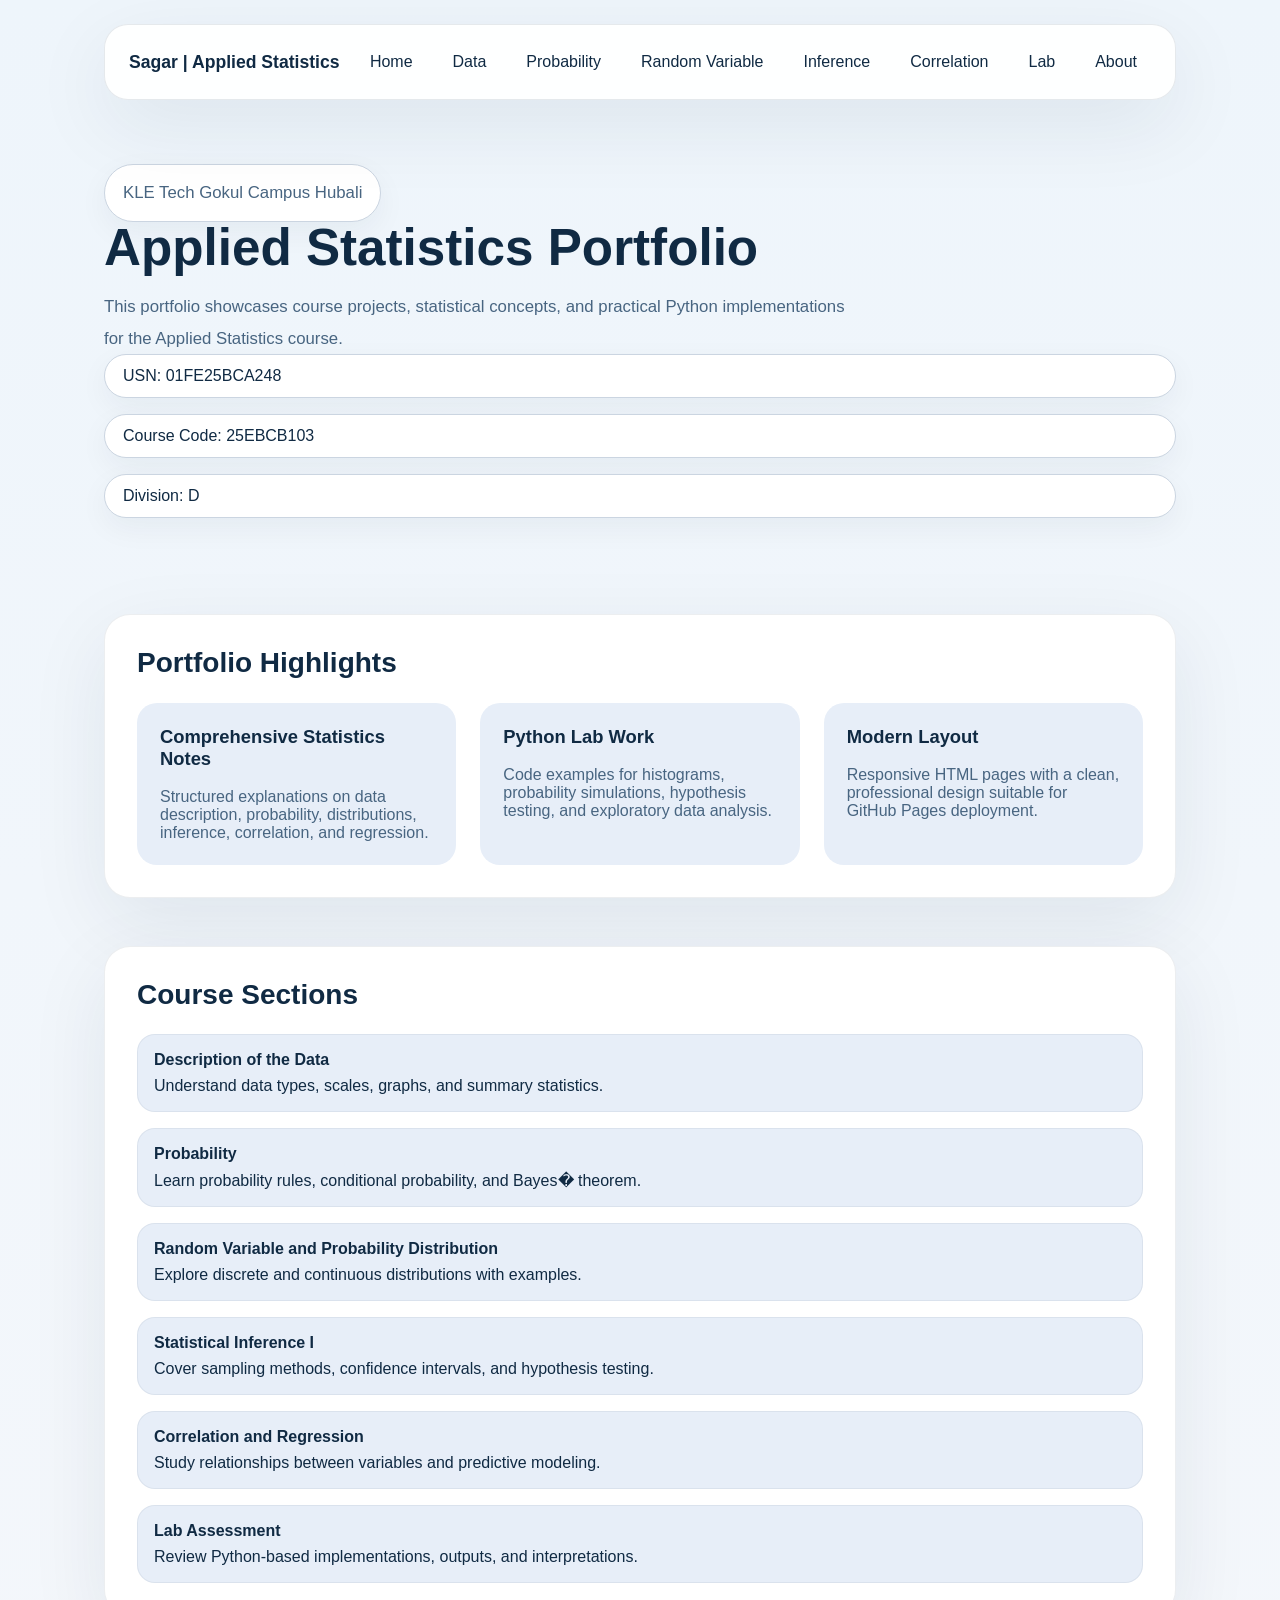
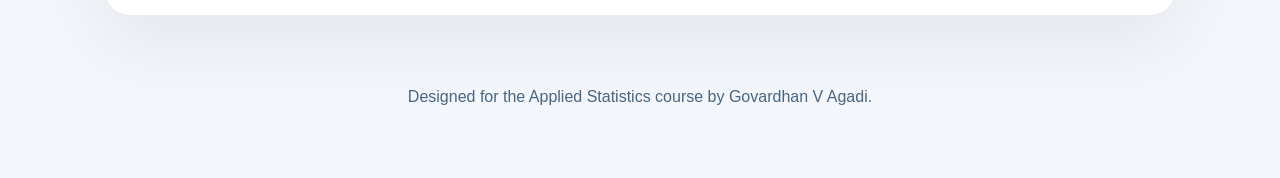
<file: index.html>
<!DOCTYPE html>
<html lang="en">
<head>
  <meta charset="UTF-8">
  <meta name="viewport" content="width=device-width, initial-scale=1.0">
  <title>Home | Sagar</title>
  <link rel="stylesheet" href="styles.css">
</head>
<body>
  <div class="page-shell">
    <header class="header">
      <div class="brand">Sagar | Applied Statistics</div>
      <nav class="nav-list">
        <a href="index.html">Home</a>
        <a href="data.html">Data</a>
        <a href="probability.html">Probability</a>
        <a href="random-variable.html">Random Variable</a>
        <a href="inference.html">Inference</a>
        <a href="correlation.html">Correlation</a>
        <a href="lab.html">Lab</a>
        <a href="about.html">About</a>
      </nav>
    </header>

    <main>
      <section class="hero">
        <div>
          <p class="meta-pill">KLE Tech Gokul Campus Hubali</p>
          <h1>Applied Statistics Portfolio</h1>
          <p>This portfolio showcases course projects, statistical concepts, and practical Python implementations for the Applied Statistics course.</p>
          <div class="hero-meta">
            <span class="meta-pill">USN: 01FE25BCA248</span>
            <span class="meta-pill">Course Code: 25EBCB103</span>
            <span class="meta-pill">Division: D</span>
          </div>
        </div>
      </section>

      <section class="section">
        <h2>Portfolio Highlights</h2>
        <div class="grid card-grid">
          <article class="card">
            <h3>Comprehensive Statistics Notes</h3>
            <p>Structured explanations on data description, probability, distributions, inference, correlation, and regression.</p>
          </article>
          <article class="card">
            <h3>Python Lab Work</h3>
            <p>Code examples for histograms, probability simulations, hypothesis testing, and exploratory data analysis.</p>
          </article>
          <article class="card">
            <h3>Modern Layout</h3>
            <p>Responsive HTML pages with a clean, professional design suitable for GitHub Pages deployment.</p>
          </article>
        </div>
      </section>

      <section class="section">
        <h2>Course Sections</h2>
        <ul class="section-list">
          <li><strong>Description of the Data</strong> Understand data types, scales, graphs, and summary statistics.</li>
          <li><strong>Probability</strong> Learn probability rules, conditional probability, and Bayes� theorem.</li>
          <li><strong>Random Variable and Probability Distribution</strong> Explore discrete and continuous distributions with examples.</li>
          <li><strong>Statistical Inference I</strong> Cover sampling methods, confidence intervals, and hypothesis testing.</li>
          <li><strong>Correlation and Regression</strong> Study relationships between variables and predictive modeling.</li>
          <li><strong>Lab Assessment</strong> Review Python-based implementations, outputs, and interpretations.</li>
        </ul>
      </section>
    </main>

    <footer class="footer">
      Designed for the Applied Statistics course by Govardhan V Agadi.
    </footer>
  </div>
</body>
</html>
</file>
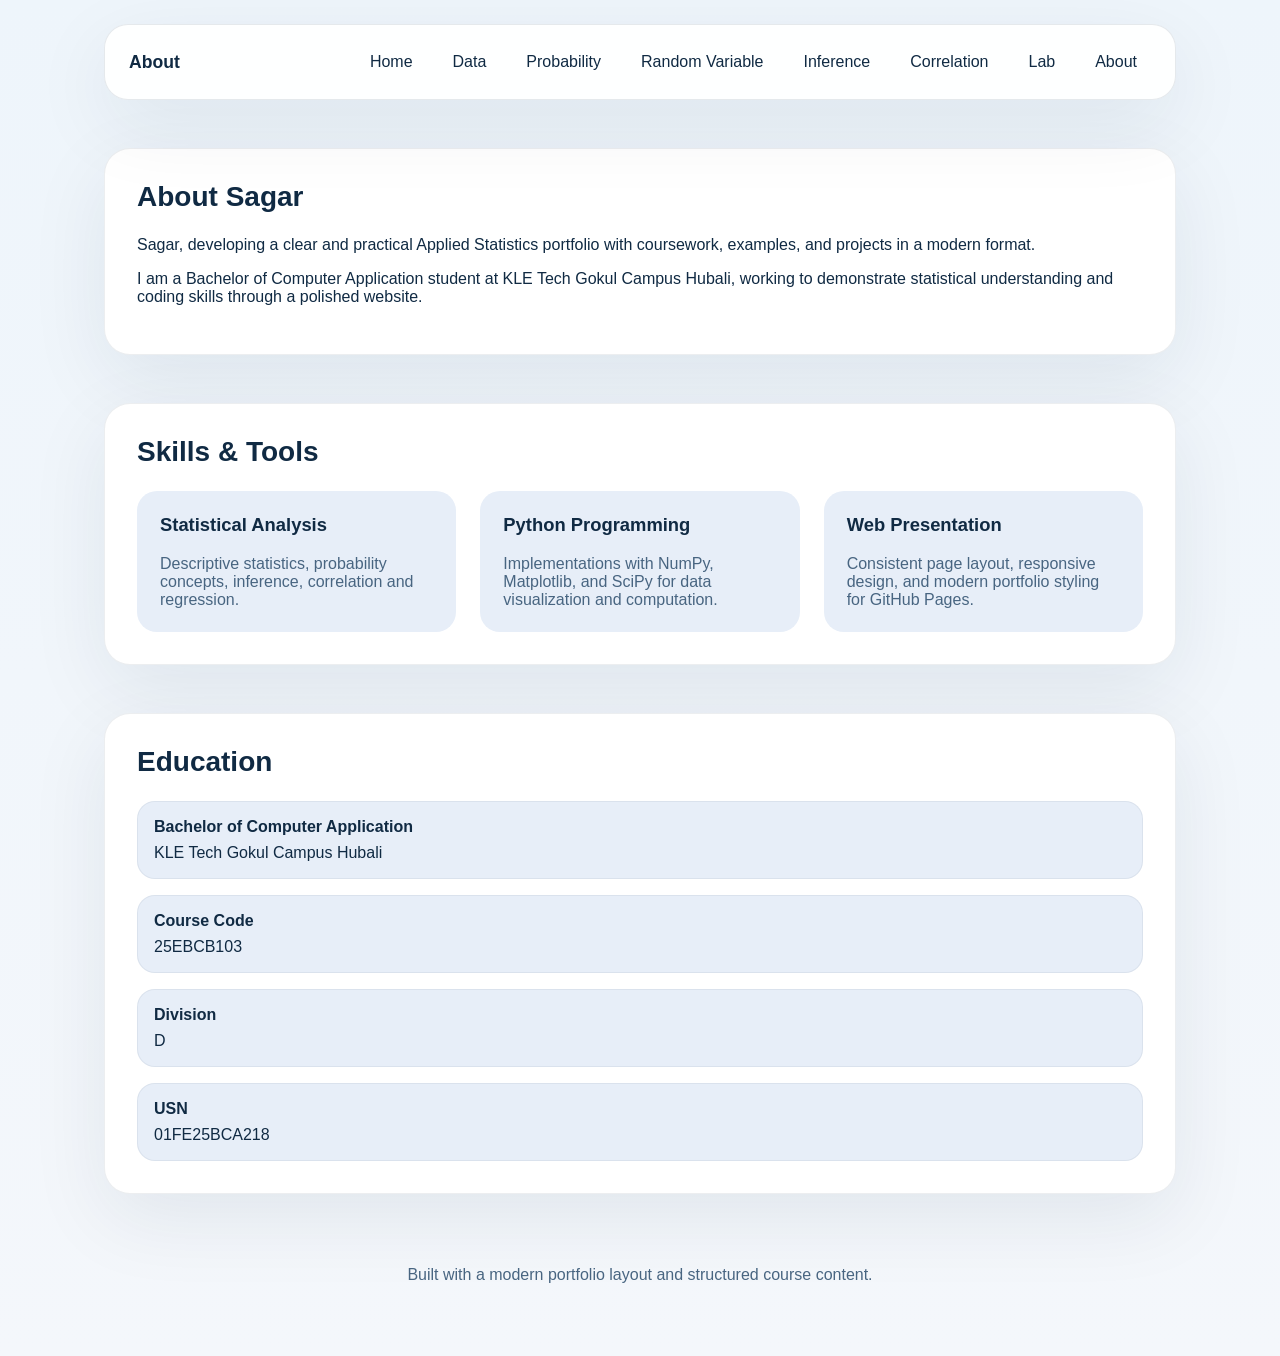
<file: about.html>
<!DOCTYPE html>
<html lang="en">
<head>
  <meta charset="UTF-8">
  <meta name="viewport" content="width=device-width, initial-scale=1.0">
  <title>About | Sagar</title>
  <link rel="stylesheet" href="styles.css">
</head>
<body>
  <div class="page-shell">
    <header class="header">
      <div class="brand">About</div>
      <nav class="nav-list">
        <a href="index.html">Home</a>
        <a href="data.html">Data</a>
        <a href="probability.html">Probability</a>
        <a href="random-variable.html">Random Variable</a>
        <a href="inference.html">Inference</a>
        <a href="correlation.html">Correlation</a>
        <a href="lab.html">Lab</a>
        <a href="about.html">About</a>
      </nav>
    </header>

    <main>
      <section class="section">
        <h2>About Sagar</h2>
        <p>Sagar, developing a clear and practical Applied Statistics portfolio with coursework, examples, and projects in a modern format.</p>
        <p>I am a Bachelor of Computer Application student at KLE Tech Gokul Campus Hubali, working to demonstrate statistical understanding and coding skills through a polished website.</p>
      </section>

      <section class="section">
        <h2>Skills & Tools</h2>
        <div class="grid card-grid">
          <article class="card">
            <h3>Statistical Analysis</h3>
            <p>Descriptive statistics, probability concepts, inference, correlation and regression.</p>
          </article>
          <article class="card">
            <h3>Python Programming</h3>
            <p>Implementations with NumPy, Matplotlib, and SciPy for data visualization and computation.</p>
          </article>
          <article class="card">
            <h3>Web Presentation</h3>
            <p>Consistent page layout, responsive design, and modern portfolio styling for GitHub Pages.</p>
          </article>
        </div>
      </section>

      <section class="section">
        <h2>Education</h2>
        <ul class="section-list">
          <li><strong>Bachelor of Computer Application</strong> KLE Tech Gokul Campus Hubali</li>
          <li><strong>Course Code</strong> 25EBCB103</li>
          <li><strong>Division</strong> D</li>
          <li><strong>USN</strong> 01FE25BCA218</li>
        </ul>
      </section>
    </main>

    <footer class="footer">
      Built with a modern portfolio layout and structured course content.
    </footer>
  </div>
</body>
</html>
</file>
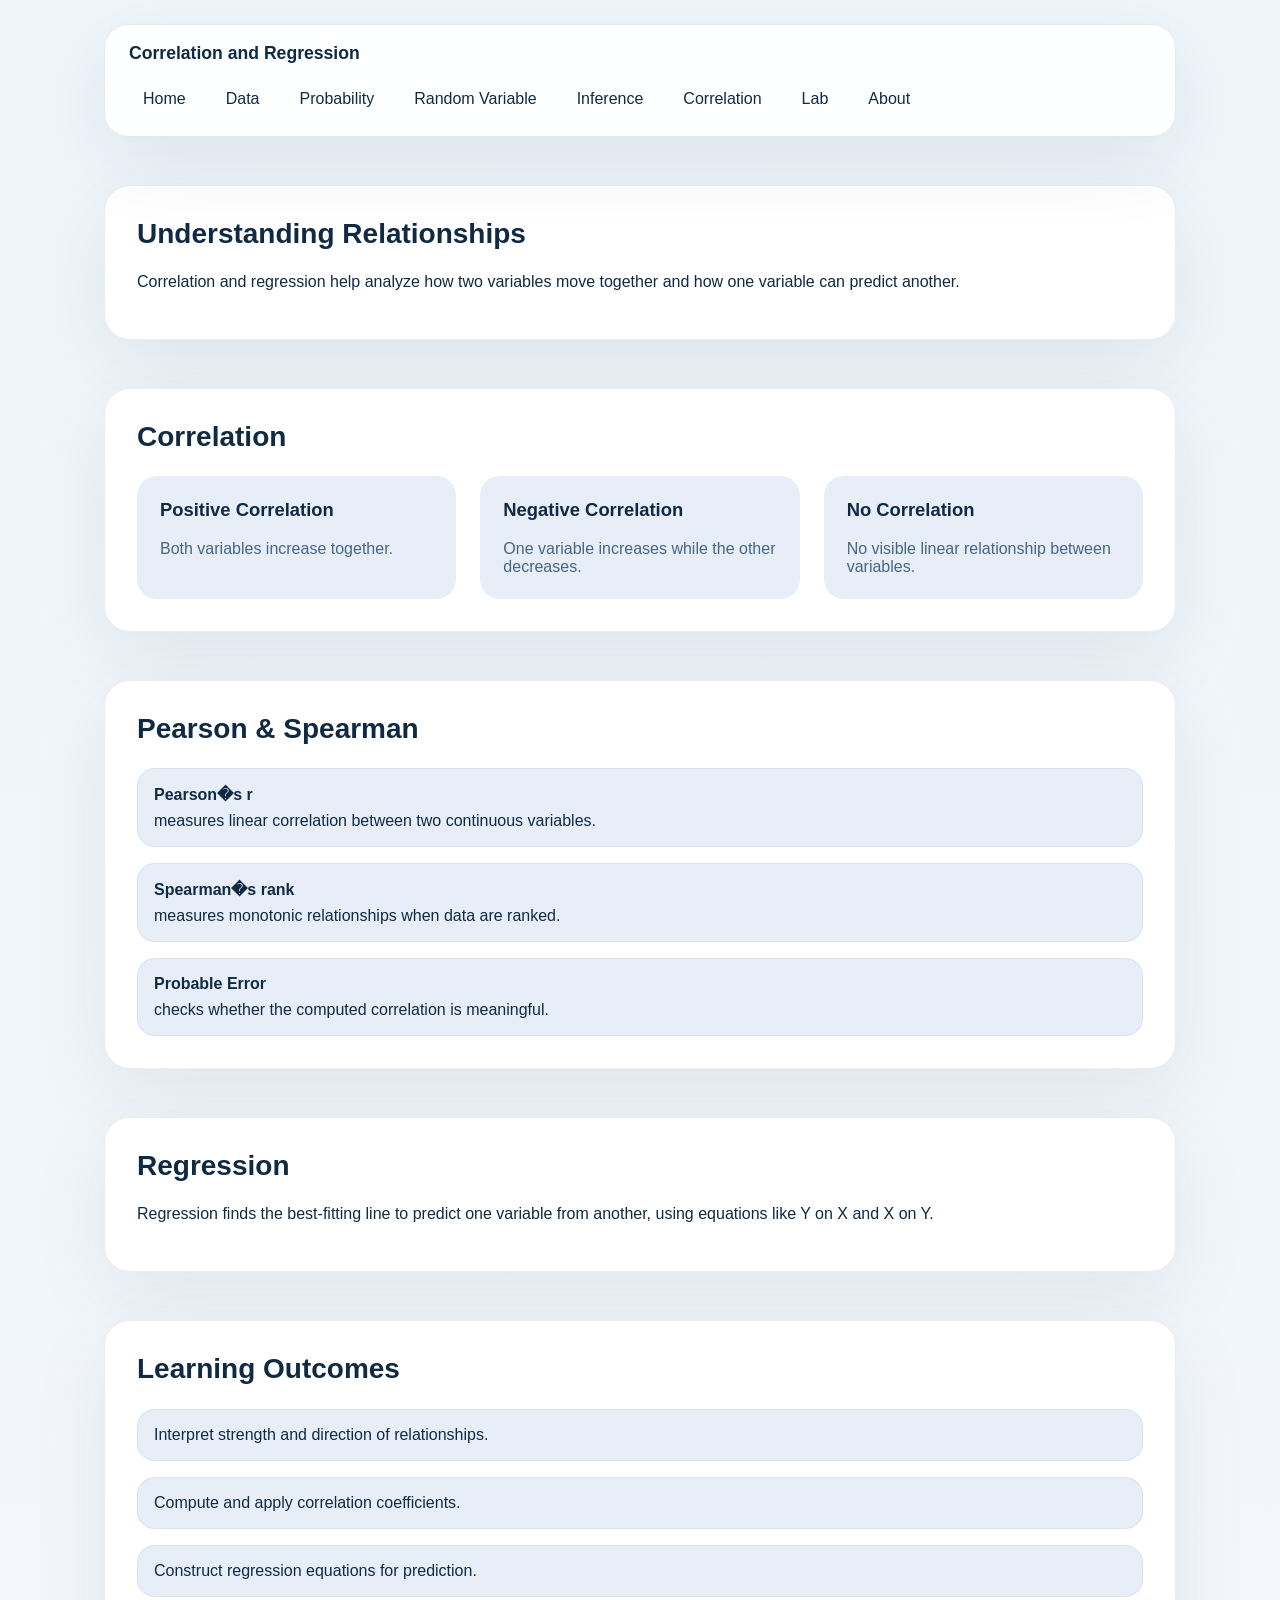
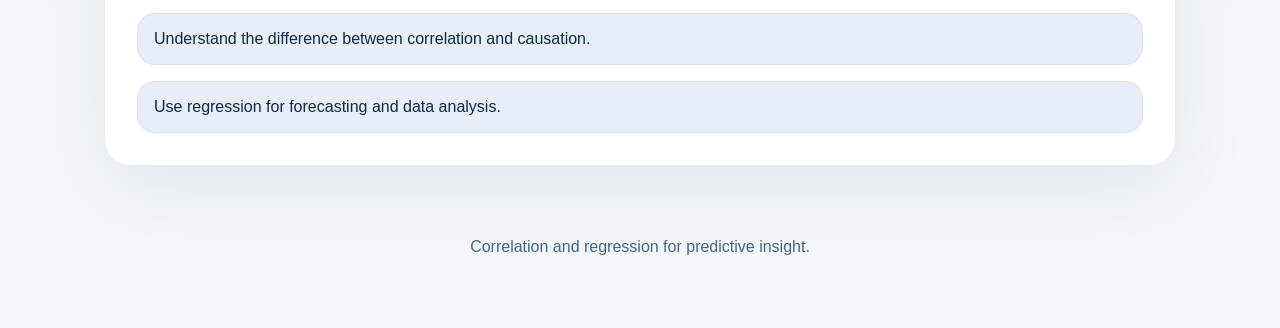
<file: correlation.html>
<!DOCTYPE html>
<html lang="en">
<head>
  <meta charset="UTF-8">
  <meta name="viewport" content="width=device-width, initial-scale=1.0">
  <title>Correlation and Regression | Govardhan V Agadi</title>
  <link rel="stylesheet" href="styles.css">
</head>
<body>
  <div class="page-shell">
    <header class="header">
      <div class="brand">Correlation and Regression</div>
      <nav class="nav-list">
        <a href="index.html">Home</a>
        <a href="data.html">Data</a>
        <a href="probability.html">Probability</a>
        <a href="random-variable.html">Random Variable</a>
        <a href="inference.html">Inference</a>
        <a href="correlation.html">Correlation</a>
        <a href="lab.html">Lab</a>
        <a href="about.html">About</a>
      </nav>
    </header>

    <main>
      <section class="section">
        <h2>Understanding Relationships</h2>
        <p>Correlation and regression help analyze how two variables move together and how one variable can predict another.</p>
      </section>

      <section class="section">
        <h2>Correlation</h2>
        <div class="grid card-grid">
          <article class="card">
            <h3>Positive Correlation</h3>
            <p>Both variables increase together.</p>
          </article>
          <article class="card">
            <h3>Negative Correlation</h3>
            <p>One variable increases while the other decreases.</p>
          </article>
          <article class="card">
            <h3>No Correlation</h3>
            <p>No visible linear relationship between variables.</p>
          </article>
        </div>
      </section>

      <section class="section">
        <h2>Pearson & Spearman</h2>
        <ul class="section-list">
          <li><strong>Pearson�s r</strong> measures linear correlation between two continuous variables.</li>
          <li><strong>Spearman�s rank</strong> measures monotonic relationships when data are ranked.</li>
          <li><strong>Probable Error</strong> checks whether the computed correlation is meaningful.</li>
        </ul>
      </section>

      <section class="section">
        <h2>Regression</h2>
        <p>Regression finds the best-fitting line to predict one variable from another, using equations like Y on X and X on Y.</p>
      </section>

      <section class="section">
        <h2>Learning Outcomes</h2>
        <ul class="section-list">
          <li>Interpret strength and direction of relationships.</li>
          <li>Compute and apply correlation coefficients.</li>
          <li>Construct regression equations for prediction.</li>
          <li>Understand the difference between correlation and causation.</li>
          <li>Use regression for forecasting and data analysis.</li>
        </ul>
      </section>
    </main>

    <footer class="footer">Correlation and regression for predictive insight.</footer>
  </div>
</body>
</html>
</file>
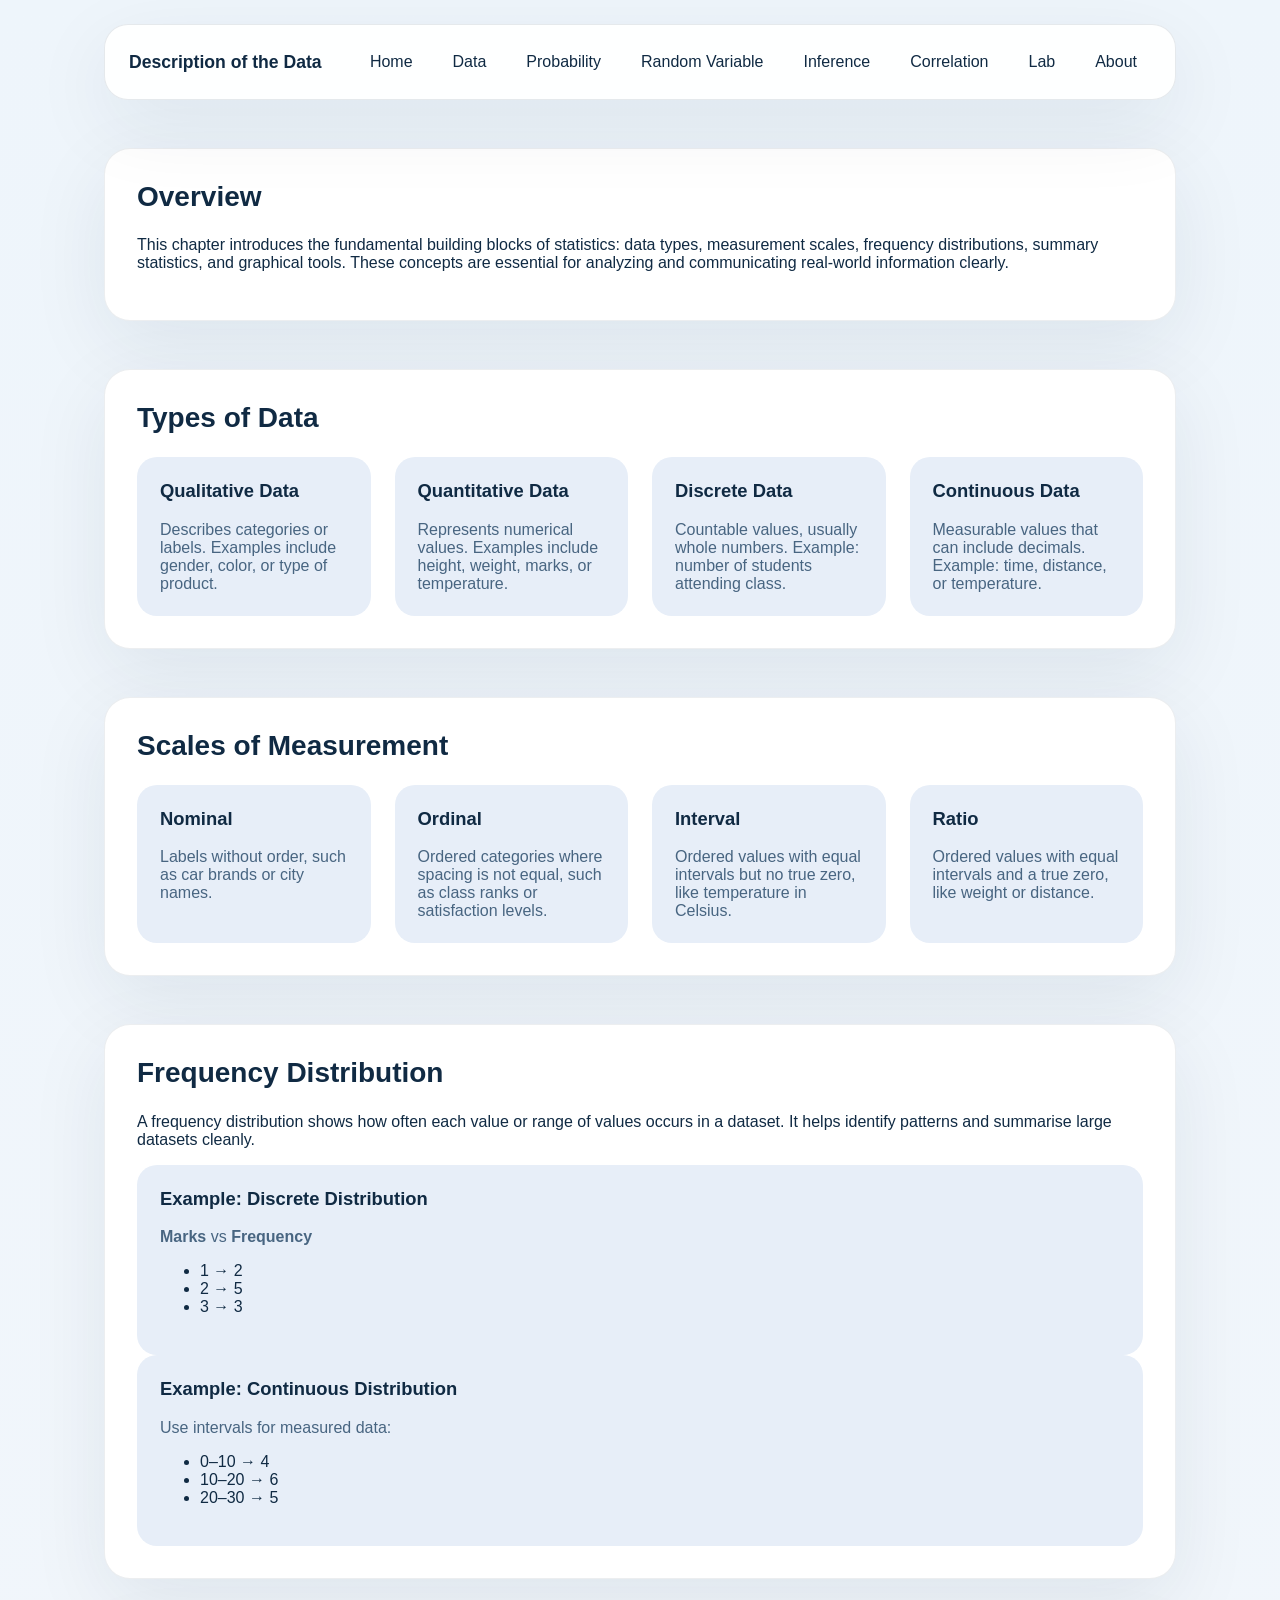
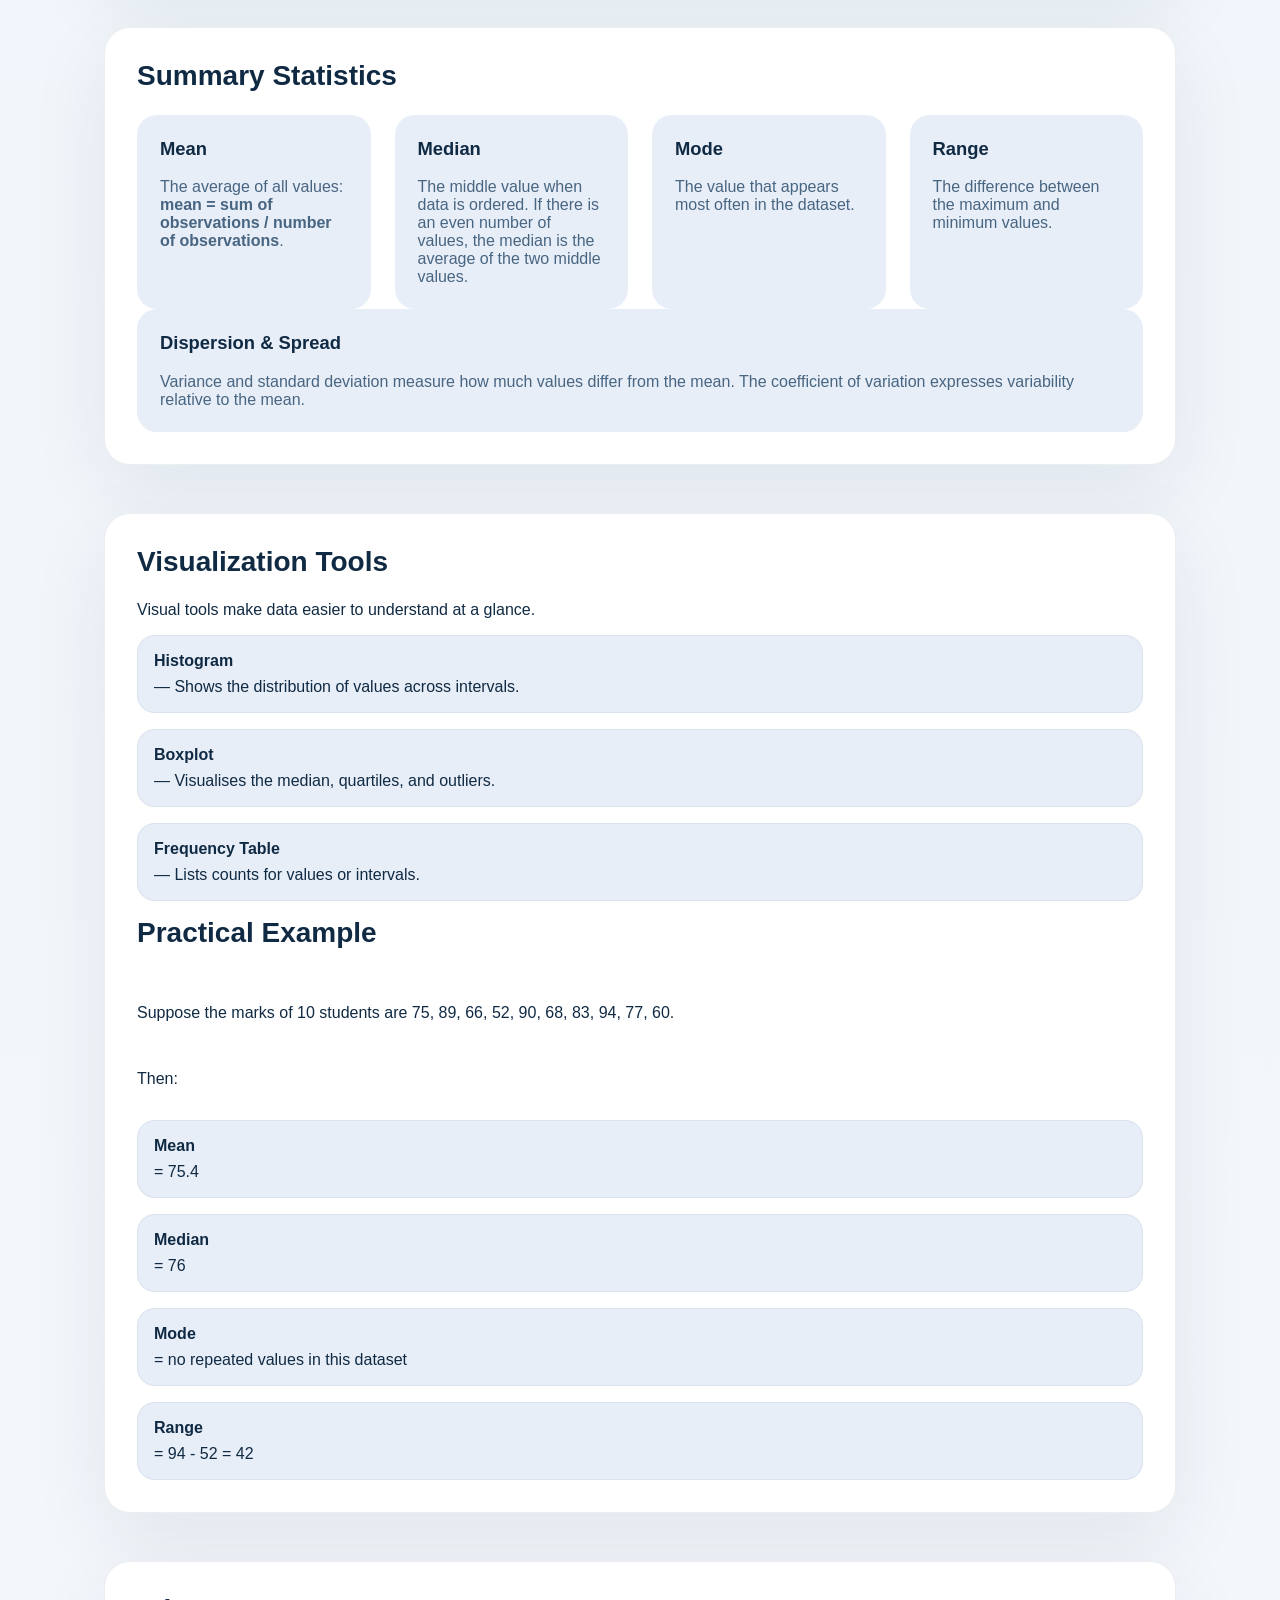
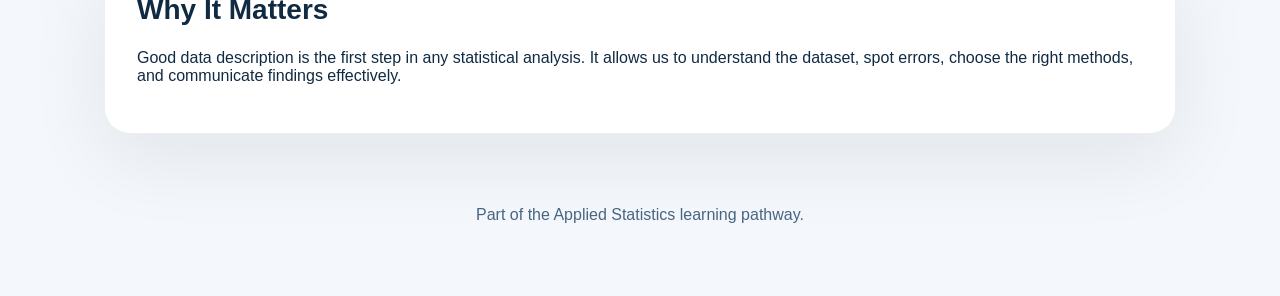
<file: data.html>
<!DOCTYPE html>
<html lang="en">
<head>
  <meta charset="UTF-8">
  <meta name="viewport" content="width=device-width, initial-scale=1.0">
  <title>Description of the Data | Govardhan V Agadi</title>
  <link rel="stylesheet" href="styles.css">
</head>
<body>
  <div class="page-shell">
    <header class="header">
      <div class="brand">Description of the Data</div>
      <nav class="nav-list">
        <a href="index.html">Home</a>
        <a href="data.html">Data</a>
        <a href="probability.html">Probability</a>
        <a href="random-variable.html">Random Variable</a>
        <a href="inference.html">Inference</a>
        <a href="correlation.html">Correlation</a>
        <a href="lab.html">Lab</a>
        <a href="about.html">About</a>
      </nav>
    </header>

    <main>
      <section class="section">
        <h2>Overview</h2>
        <p>This chapter introduces the fundamental building blocks of statistics: data types, measurement scales, frequency distributions, summary statistics, and graphical tools. These concepts are essential for analyzing and communicating real-world information clearly.</p>
      </section>

      <section class="section">
        <h2>Types of Data</h2>
        <div class="grid card-grid">
          <article class="card">
            <h3>Qualitative Data</h3>
            <p>Describes categories or labels. Examples include gender, color, or type of product.</p>
          </article>
          <article class="card">
            <h3>Quantitative Data</h3>
            <p>Represents numerical values. Examples include height, weight, marks, or temperature.</p>
          </article>
          <article class="card">
            <h3>Discrete Data</h3>
            <p>Countable values, usually whole numbers. Example: number of students attending class.</p>
          </article>
          <article class="card">
            <h3>Continuous Data</h3>
            <p>Measurable values that can include decimals. Example: time, distance, or temperature.</p>
          </article>
        </div>
      </section>

      <section class="section">
        <h2>Scales of Measurement</h2>
        <div class="grid card-grid">
          <article class="card">
            <h3>Nominal</h3>
            <p>Labels without order, such as car brands or city names.</p>
          </article>
          <article class="card">
            <h3>Ordinal</h3>
            <p>Ordered categories where spacing is not equal, such as class ranks or satisfaction levels.</p>
          </article>
          <article class="card">
            <h3>Interval</h3>
            <p>Ordered values with equal intervals but no true zero, like temperature in Celsius.</p>
          </article>
          <article class="card">
            <h3>Ratio</h3>
            <p>Ordered values with equal intervals and a true zero, like weight or distance.</p>
          </article>
        </div>
      </section>

      <section class="section">
        <h2>Frequency Distribution</h2>
        <p>A frequency distribution shows how often each value or range of values occurs in a dataset. It helps identify patterns and summarise large datasets cleanly.</p>
        <article class="card">
          <h3>Example: Discrete Distribution</h3>
          <p><strong>Marks</strong> vs <strong>Frequency</strong></p>
          <ul>
            <li>1 → 2</li>
            <li>2 → 5</li>
            <li>3 → 3</li>
          </ul>
        </article>
        <article class="card">
          <h3>Example: Continuous Distribution</h3>
          <p>Use intervals for measured data:</p>
          <ul>
            <li>0–10 → 4</li>
            <li>10–20 → 6</li>
            <li>20–30 → 5</li>
          </ul>
        </article>
      </section>

      <section class="section">
        <h2>Summary Statistics</h2>
        <div class="grid card-grid">
          <article class="card">
            <h3>Mean</h3>
            <p>The average of all values: <strong>mean = sum of observations / number of observations</strong>.</p>
          </article>
          <article class="card">
            <h3>Median</h3>
            <p>The middle value when data is ordered. If there is an even number of values, the median is the average of the two middle values.</p>
          </article>
          <article class="card">
            <h3>Mode</h3>
            <p>The value that appears most often in the dataset.</p>
          </article>
          <article class="card">
            <h3>Range</h3>
            <p>The difference between the maximum and minimum values.</p>
          </article>
        </div>
        <article class="card">
          <h3>Dispersion & Spread</h3>
          <p>Variance and standard deviation measure how much values differ from the mean. The coefficient of variation expresses variability relative to the mean.</p>
        </article>
      </section>

      <section class="section">
        <h2>Visualization Tools</h2>
        <p>Visual tools make data easier to understand at a glance.</p>
        <ul class="section-list">
            <li><strong>Histogram</strong> — Shows the distribution of values across intervals.</li>
            <li><strong>Boxplot</strong> — Visualises the median, quartiles, and outliers.</li>
            <li><strong>Frequency Table</strong> — Lists counts for values or intervals.</li>
        <h2>Practical Example</h2>
        <p>Suppose the marks of 10 students are 75, 89, 66, 52, 90, 68, 83, 94, 77, 60.</p>
        <p>Then:</p>
        <ul class="section-list">
          <li><strong>Mean</strong> = 75.4</li>
          <li><strong>Median</strong> = 76</li>
          <li><strong>Mode</strong> = no repeated values in this dataset</li>
          <li><strong>Range</strong> = 94 - 52 = 42</li>
        </ul>
      </section>

      <section class="section">
        <h2>Why It Matters</h2>
        <p>Good data description is the first step in any statistical analysis. It allows us to understand the dataset, spot errors, choose the right methods, and communicate findings effectively.</p>
      </section>
    </main>

    <footer class="footer">Part of the Applied Statistics learning pathway.</footer>
  </div>
</body>
</html>
</file>
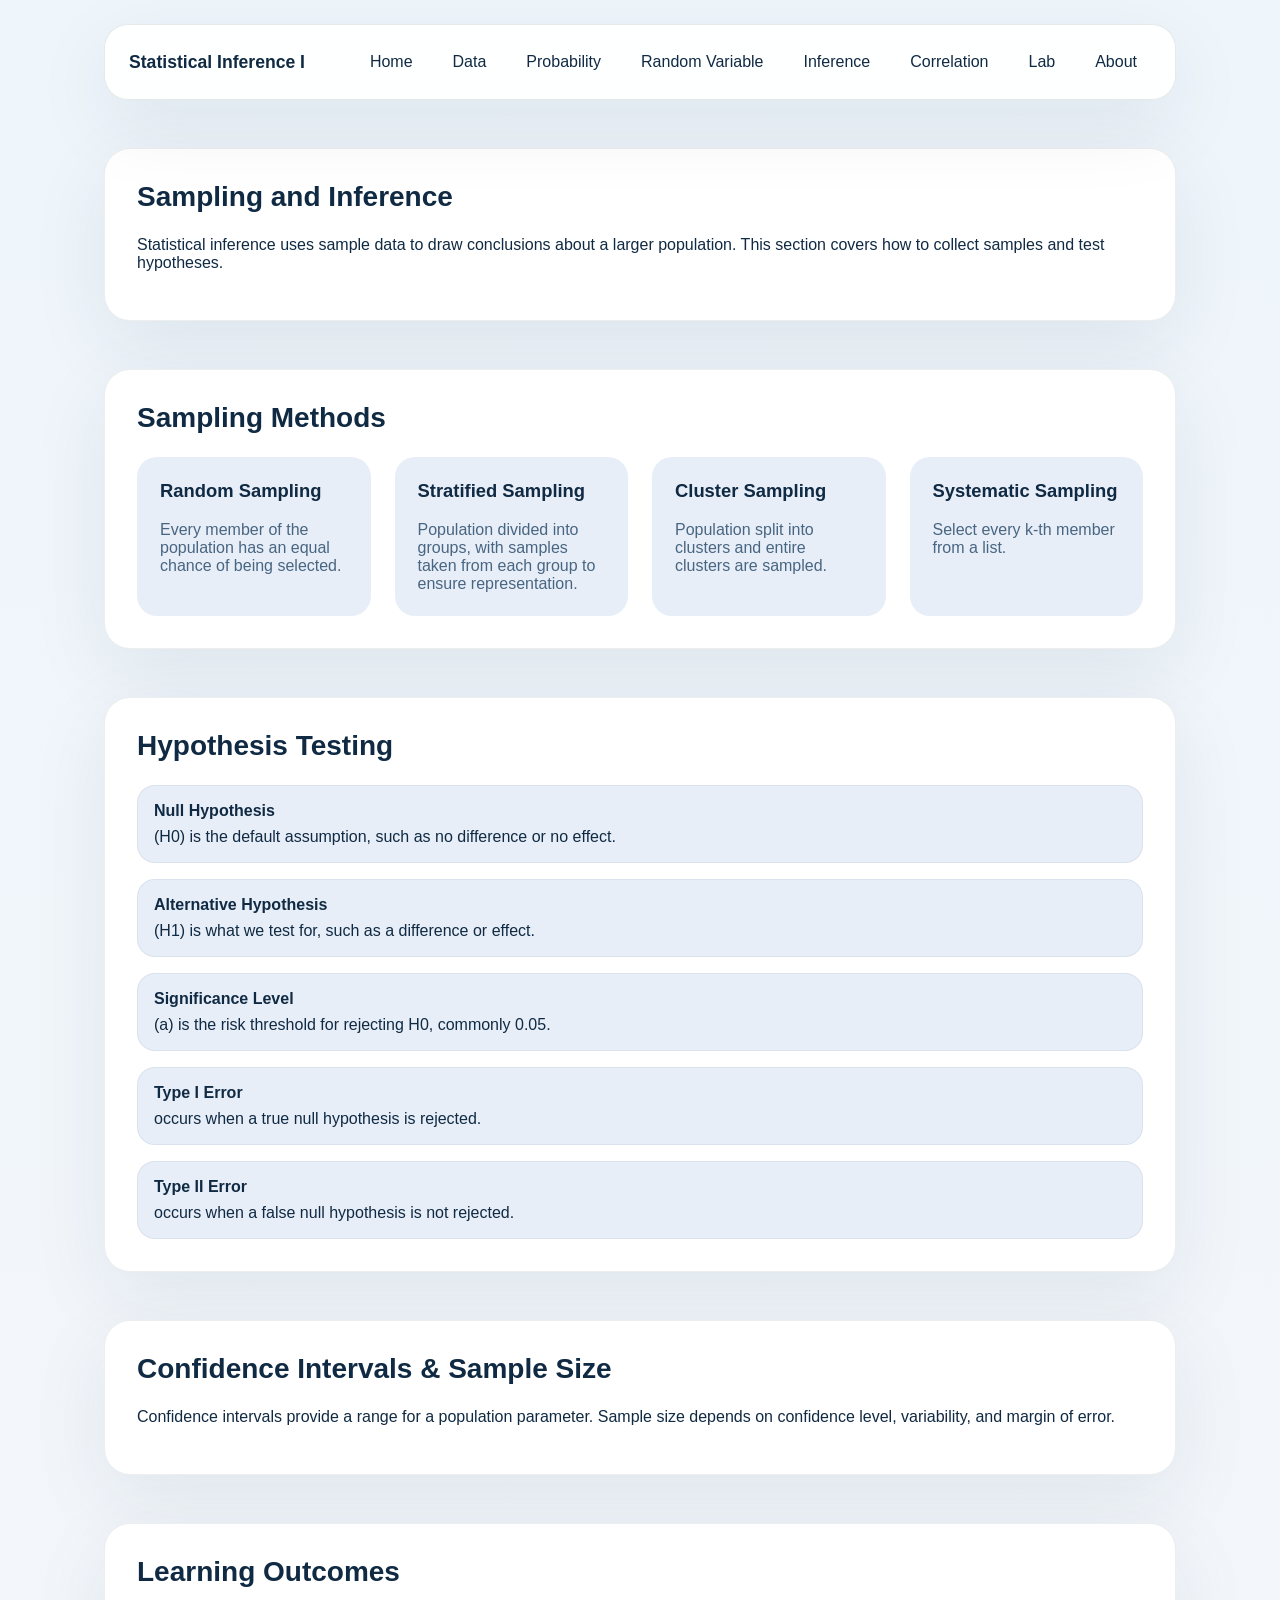
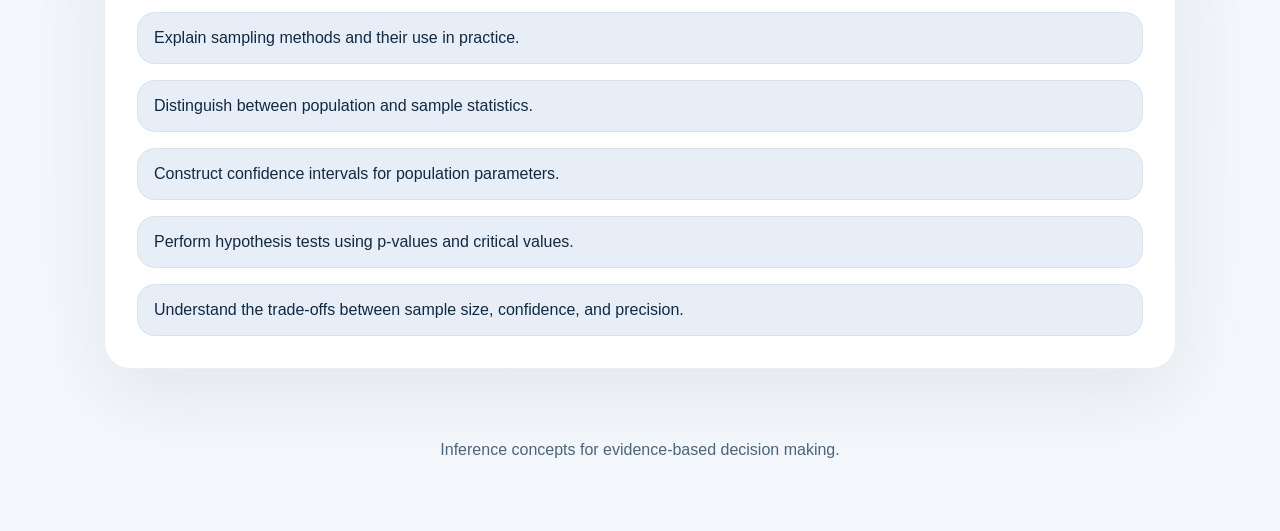
<file: inference.html>
<!DOCTYPE html>
<html lang="en">
<head>
  <meta charset="UTF-8">
  <meta name="viewport" content="width=device-width, initial-scale=1.0">
  <title>Statistical Inference | Govardhan V Agadi</title>
  <link rel="stylesheet" href="styles.css">
</head>
<body>
  <div class="page-shell">
    <header class="header">
      <div class="brand">Statistical Inference I</div>
      <nav class="nav-list">
        <a href="index.html">Home</a>
        <a href="data.html">Data</a>
        <a href="probability.html">Probability</a>
        <a href="random-variable.html">Random Variable</a>
        <a href="inference.html">Inference</a>
        <a href="correlation.html">Correlation</a>
        <a href="lab.html">Lab</a>
        <a href="about.html">About</a>
      </nav>
    </header>

    <main>
      <section class="section">
        <h2>Sampling and Inference</h2>
        <p>Statistical inference uses sample data to draw conclusions about a larger population. This section covers how to collect samples and test hypotheses.</p>
      </section>

      <section class="section">
        <h2>Sampling Methods</h2>
        <div class="grid card-grid">
          <article class="card">
            <h3>Random Sampling</h3>
            <p>Every member of the population has an equal chance of being selected.</p>
          </article>
          <article class="card">
            <h3>Stratified Sampling</h3>
            <p>Population divided into groups, with samples taken from each group to ensure representation.</p>
          </article>
          <article class="card">
            <h3>Cluster Sampling</h3>
            <p>Population split into clusters and entire clusters are sampled.</p>
          </article>
          <article class="card">
            <h3>Systematic Sampling</h3>
            <p>Select every k-th member from a list.</p>
          </article>
        </div>
      </section>

      <section class="section">
        <h2>Hypothesis Testing</h2>
        <ul class="section-list">
          <li><strong>Null Hypothesis</strong> (H0) is the default assumption, such as no difference or no effect.</li>
          <li><strong>Alternative Hypothesis</strong> (H1) is what we test for, such as a difference or effect.</li>
          <li><strong>Significance Level</strong> (a) is the risk threshold for rejecting H0, commonly 0.05.</li>
          <li><strong>Type I Error</strong> occurs when a true null hypothesis is rejected.</li>
          <li><strong>Type II Error</strong> occurs when a false null hypothesis is not rejected.</li>
        </ul>
      </section>

      <section class="section">
        <h2>Confidence Intervals & Sample Size</h2>
        <p>Confidence intervals provide a range for a population parameter. Sample size depends on confidence level, variability, and margin of error.</p>
      </section>

      <section class="section">
        <h2>Learning Outcomes</h2>
        <ul class="section-list">
          <li>Explain sampling methods and their use in practice.</li>
          <li>Distinguish between population and sample statistics.</li>
          <li>Construct confidence intervals for population parameters.</li>
          <li>Perform hypothesis tests using p-values and critical values.</li>
          <li>Understand the trade-offs between sample size, confidence, and precision.</li>
        </ul>
      </section>
    </main>

    <footer class="footer">Inference concepts for evidence-based decision making.</footer>
  </div>
</body>
</html>
</file>
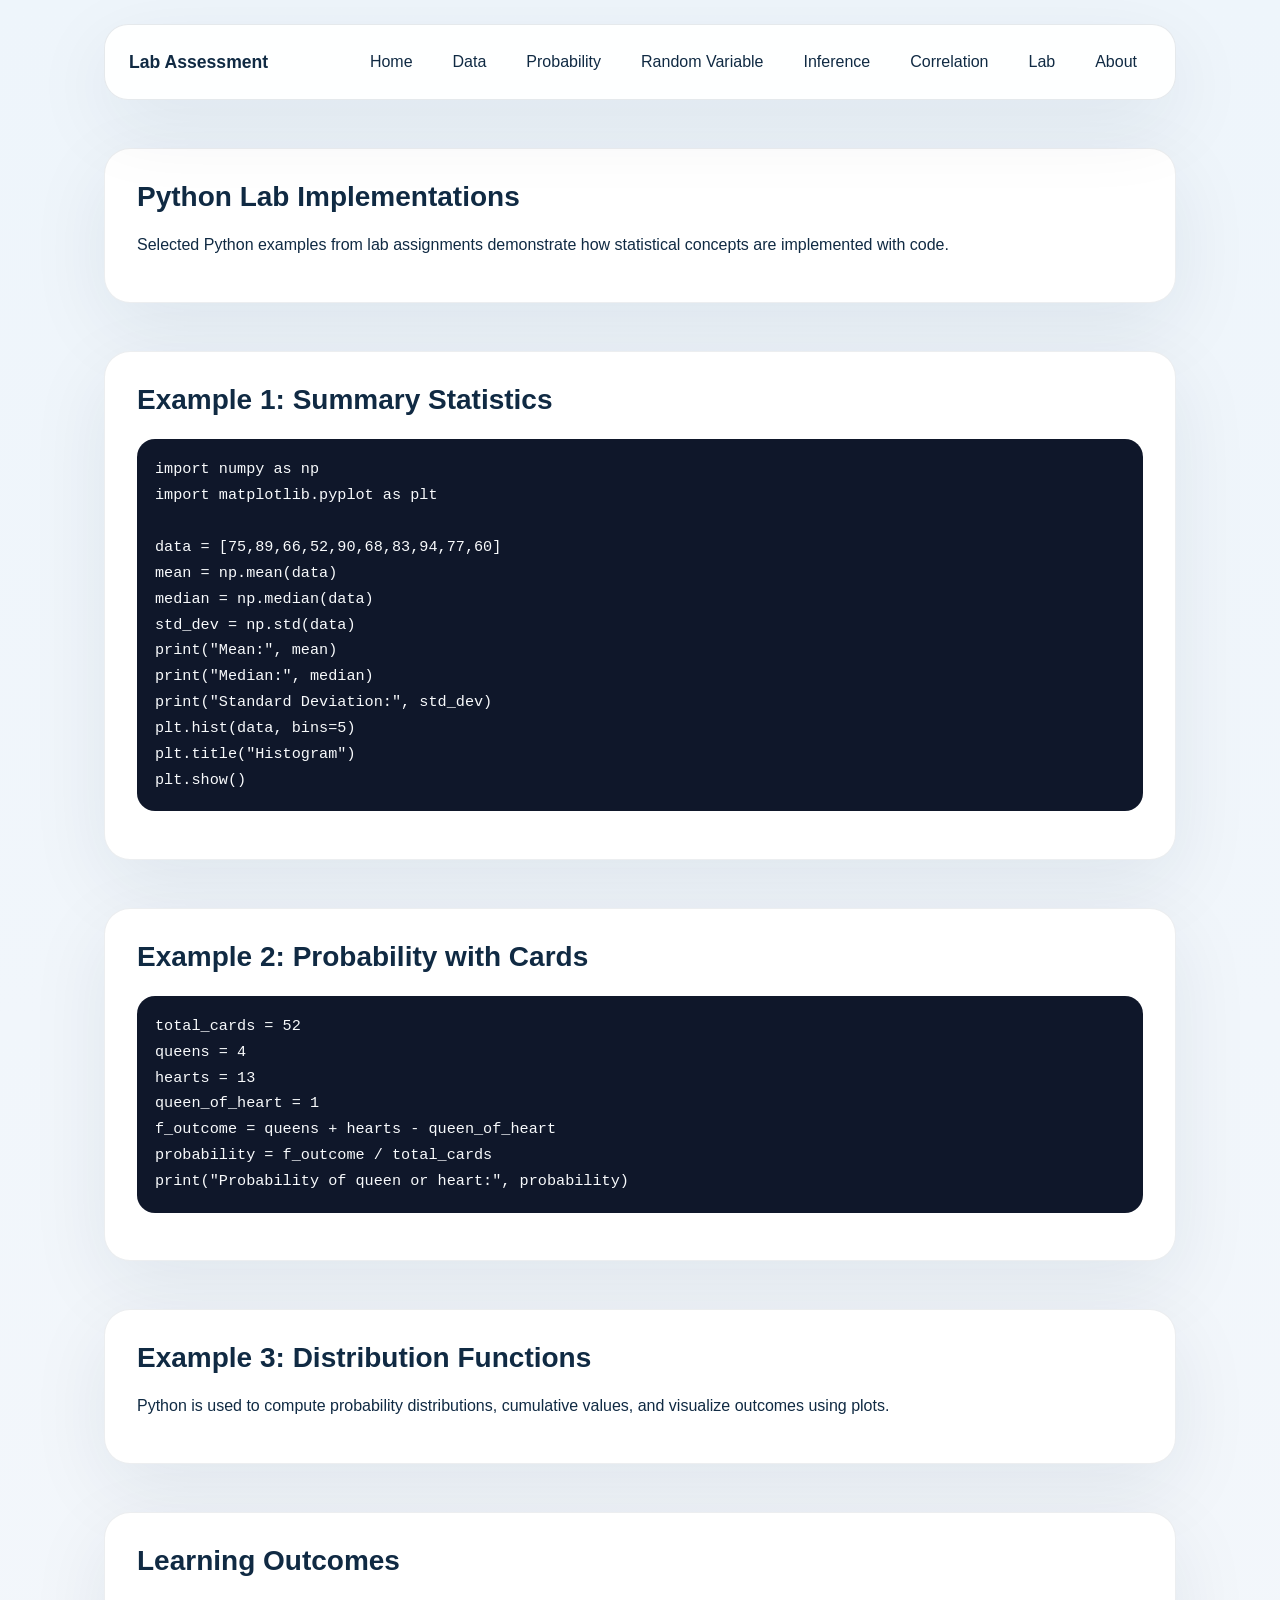
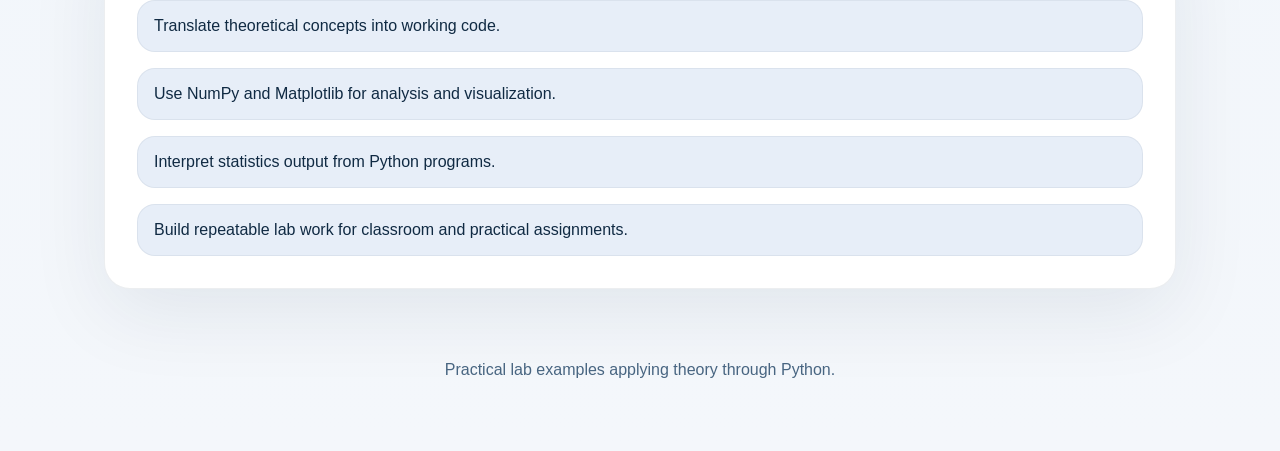
<file: lab.html>
<!DOCTYPE html>
<html lang="en">
<head>
  <meta charset="UTF-8">
  <meta name="viewport" content="width=device-width, initial-scale=1.0">
  <title>Lab Assessment | Govardhan V Agadi</title>
  <link rel="stylesheet" href="styles.css">
</head>
<body>
  <div class="page-shell">
    <header class="header">
      <div class="brand">Lab Assessment</div>
      <nav class="nav-list">
        <a href="index.html">Home</a>
        <a href="data.html">Data</a>
        <a href="probability.html">Probability</a>
        <a href="random-variable.html">Random Variable</a>
        <a href="inference.html">Inference</a>
        <a href="correlation.html">Correlation</a>
        <a href="lab.html">Lab</a>
        <a href="about.html">About</a>
      </nav>
    </header>

    <main>
      <section class="section">
        <h2>Python Lab Implementations</h2>
        <p>Selected Python examples from lab assignments demonstrate how statistical concepts are implemented with code.</p>
      </section>

      <section class="section">
        <h2>Example 1: Summary Statistics</h2>
        <pre class="code-block">import numpy as np
import matplotlib.pyplot as plt

data = [75,89,66,52,90,68,83,94,77,60]
mean = np.mean(data)
median = np.median(data)
std_dev = np.std(data)
print("Mean:", mean)
print("Median:", median)
print("Standard Deviation:", std_dev)
plt.hist(data, bins=5)
plt.title("Histogram")
plt.show()</pre>
      </section>

      <section class="section">
        <h2>Example 2: Probability with Cards</h2>
        <pre class="code-block">total_cards = 52
queens = 4
hearts = 13
queen_of_heart = 1
f_outcome = queens + hearts - queen_of_heart
probability = f_outcome / total_cards
print("Probability of queen or heart:", probability)</pre>
      </section>

      <section class="section">
        <h2>Example 3: Distribution Functions</h2>
        <p>Python is used to compute probability distributions, cumulative values, and visualize outcomes using plots.</p>
      </section>

      <section class="section">
        <h2>Learning Outcomes</h2>
        <ul class="section-list">
          <li>Translate theoretical concepts into working code.</li>
          <li>Use NumPy and Matplotlib for analysis and visualization.</li>
          <li>Interpret statistics output from Python programs.</li>
          <li>Build repeatable lab work for classroom and practical assignments.</li>
        </ul>
      </section>
    </main>

    <footer class="footer">Practical lab examples applying theory through Python.</footer>
  </div>
</body>
</html>
</file>
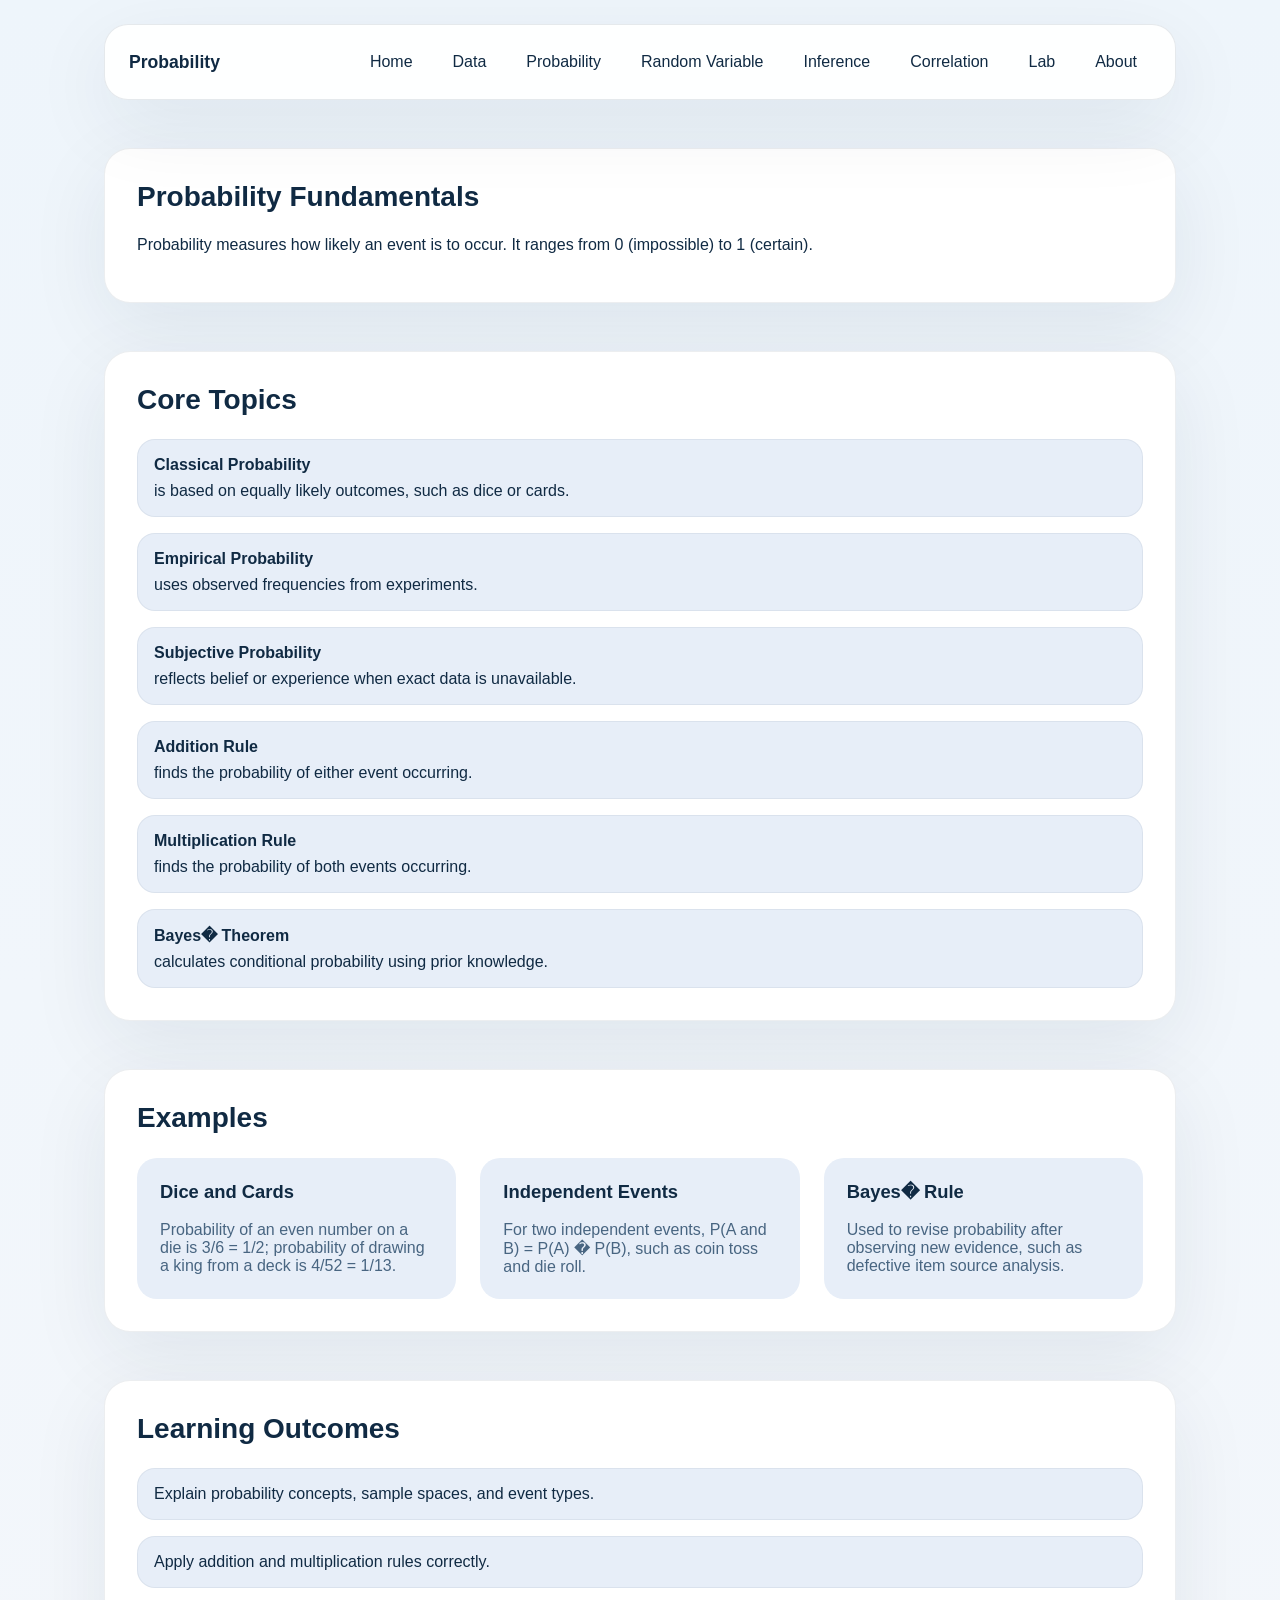
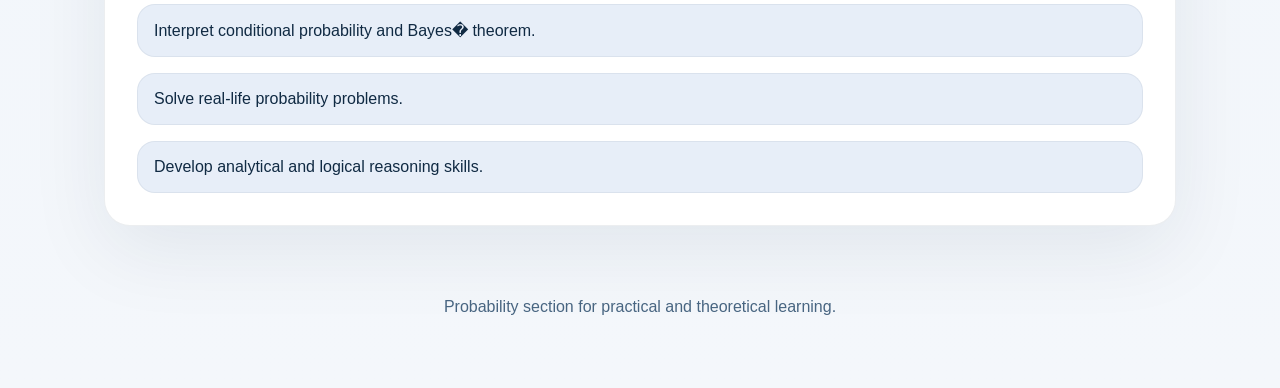
<file: probability.html>
<!DOCTYPE html>
<html lang="en">
<head>
  <meta charset="UTF-8">
  <meta name="viewport" content="width=device-width, initial-scale=1.0">
  <title>Probability | Govardhan V Agadi</title>
  <link rel="stylesheet" href="styles.css">
</head>
<body>
  <div class="page-shell">
    <header class="header">
      <div class="brand">Probability</div>
      <nav class="nav-list">
        <a href="index.html">Home</a>
        <a href="data.html">Data</a>
        <a href="probability.html">Probability</a>
        <a href="random-variable.html">Random Variable</a>
        <a href="inference.html">Inference</a>
        <a href="correlation.html">Correlation</a>
        <a href="lab.html">Lab</a>
        <a href="about.html">About</a>
      </nav>
    </header>

    <main>
      <section class="section">
        <h2>Probability Fundamentals</h2>
        <p>Probability measures how likely an event is to occur. It ranges from 0 (impossible) to 1 (certain).</p>
      </section>

      <section class="section">
        <h2>Core Topics</h2>
        <ul class="section-list">
          <li><strong>Classical Probability</strong> is based on equally likely outcomes, such as dice or cards.</li>
          <li><strong>Empirical Probability</strong> uses observed frequencies from experiments.</li>
          <li><strong>Subjective Probability</strong> reflects belief or experience when exact data is unavailable.</li>
          <li><strong>Addition Rule</strong> finds the probability of either event occurring.</li>
          <li><strong>Multiplication Rule</strong> finds the probability of both events occurring.</li>
          <li><strong>Bayes� Theorem</strong> calculates conditional probability using prior knowledge.</li>
        </ul>
      </section>

      <section class="section">
        <h2>Examples</h2>
        <div class="grid card-grid">
          <article class="card">
            <h3>Dice and Cards</h3>
            <p>Probability of an even number on a die is 3/6 = 1/2; probability of drawing a king from a deck is 4/52 = 1/13.</p>
          </article>
          <article class="card">
            <h3>Independent Events</h3>
            <p>For two independent events, P(A and B) = P(A) � P(B), such as coin toss and die roll.</p>
          </article>
          <article class="card">
            <h3>Bayes� Rule</h3>
            <p>Used to revise probability after observing new evidence, such as defective item source analysis.</p>
          </article>
        </div>
      </section>

      <section class="section">
        <h2>Learning Outcomes</h2>
        <ul class="section-list">
          <li>Explain probability concepts, sample spaces, and event types.</li>
          <li>Apply addition and multiplication rules correctly.</li>
          <li>Interpret conditional probability and Bayes� theorem.</li>
          <li>Solve real-life probability problems.</li>
          <li>Develop analytical and logical reasoning skills.</li>
        </ul>
      </section>
    </main>

    <footer class="footer">Probability section for practical and theoretical learning.</footer>
  </div>
</body>
</html>
</file>
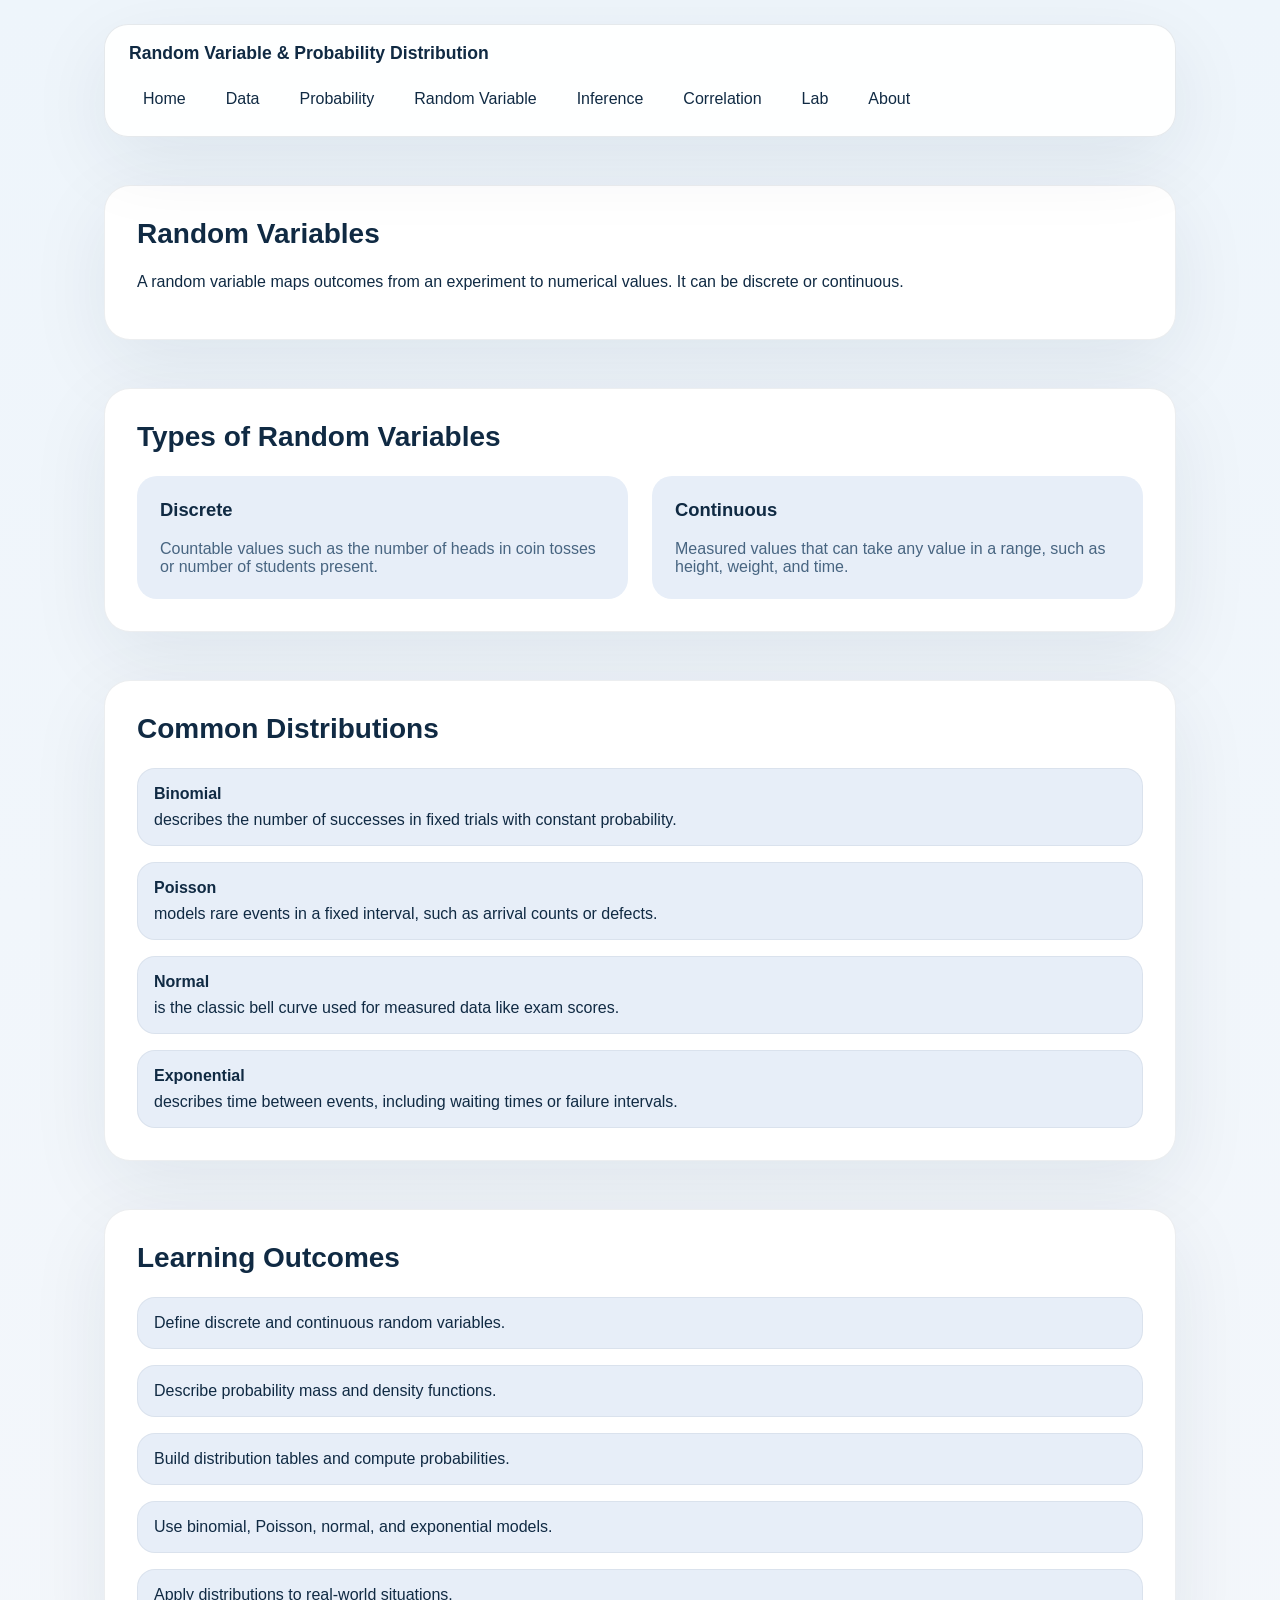
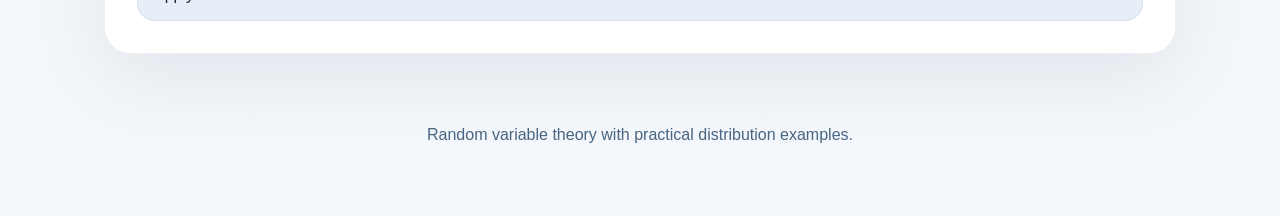
<file: random-variable.html>
<!DOCTYPE html>
<html lang="en">
<head>
  <meta charset="UTF-8">
  <meta name="viewport" content="width=device-width, initial-scale=1.0">
  <title>Random Variable | Govardhan V Agadi</title>
  <link rel="stylesheet" href="styles.css">
</head>
<body>
  <div class="page-shell">
    <header class="header">
      <div class="brand">Random Variable & Probability Distribution</div>
      <nav class="nav-list">
        <a href="index.html">Home</a>
        <a href="data.html">Data</a>
        <a href="probability.html">Probability</a>
        <a href="random-variable.html">Random Variable</a>
        <a href="inference.html">Inference</a>
        <a href="correlation.html">Correlation</a>
        <a href="lab.html">Lab</a>
        <a href="about.html">About</a>
      </nav>
    </header>

    <main>
      <section class="section">
        <h2>Random Variables</h2>
        <p>A random variable maps outcomes from an experiment to numerical values. It can be discrete or continuous.</p>
      </section>

      <section class="section">
        <h2>Types of Random Variables</h2>
        <div class="grid card-grid">
          <article class="card">
            <h3>Discrete</h3>
            <p>Countable values such as the number of heads in coin tosses or number of students present.</p>
          </article>
          <article class="card">
            <h3>Continuous</h3>
            <p>Measured values that can take any value in a range, such as height, weight, and time.</p>
          </article>
        </div>
      </section>

      <section class="section">
        <h2>Common Distributions</h2>
        <ul class="section-list">
          <li><strong>Binomial</strong> describes the number of successes in fixed trials with constant probability.</li>
          <li><strong>Poisson</strong> models rare events in a fixed interval, such as arrival counts or defects.</li>
          <li><strong>Normal</strong> is the classic bell curve used for measured data like exam scores.</li>
          <li><strong>Exponential</strong> describes time between events, including waiting times or failure intervals.</li>
        </ul>
      </section>

      <section class="section">
        <h2>Learning Outcomes</h2>
        <ul class="section-list">
          <li>Define discrete and continuous random variables.</li>
          <li>Describe probability mass and density functions.</li>
          <li>Build distribution tables and compute probabilities.</li>
          <li>Use binomial, Poisson, normal, and exponential models.</li>
          <li>Apply distributions to real-world situations.</li>
        </ul>
      </section>
    </main>

    <footer class="footer">Random variable theory with practical distribution examples.</footer>
  </div>
</body>
</html>
</file>
<file: styles.css>
/* Modern portfolio style for Govardhan V Agadi */
:root {
  color-scheme: light;
  --bg: #f4f7fb;
  --surface: #ffffff;
  --surface-soft: #e7eef8;
  --text: #102a43;
  --muted: #486581;
  --accent: #0f766e;
  --accent-soft: #d9f4ef;
  --border: #cbd5e1;
  --shadow: 0 24px 80px rgba(16, 42, 67, 0.08);
}

* {
  box-sizing: border-box;
}

html {
  scroll-behavior: smooth;
}

body {
  margin: 0;
  font-family: Elephant, "Segoe UI", Tahoma, Geneva, Verdana, sans-serif;
  color: var(--text);
  background: linear-gradient(180deg, #eef5fb 0%, var(--bg) 100%);
}

a {
  color: inherit;
  text-decoration: none;
}

img {
  max-width: 100%;
  display: block;
}

.page-shell {
  max-width: 1120px;
  margin: 0 auto;
  padding: 24px;
}

.header {
  display: flex;
  flex-wrap: wrap;
  justify-content: space-between;
  gap: 16px;
  align-items: center;
  padding: 18px 24px;
  background: rgba(255,255,255,0.92);
  border-radius: 24px;
  border: 1px solid rgba(16, 42, 67, 0.1);
  box-shadow: var(--shadow);
  position: sticky;
  top: 12px;
  z-index: 10;
  backdrop-filter: blur(14px);
}

.brand {
  font-size: 1.1rem;
  font-weight: 700;
}

.nav-list {
  display: flex;
  flex-wrap: wrap;
  gap: 12px;
  align-items: center;
}

.nav-list a {
  color: var(--text);
  padding: 10px 14px;
  border-radius: 9999px;
  transition: background 0.2s ease, color 0.2s ease;
}

.nav-list a:hover {
  background: var(--accent-soft);
  color: var(--accent);
}

.hero {
  display: grid;
  gap: 28px;
  align-items: center;
  padding: 48px 0;
}

.hero h1 {
  margin: 0;
  font-size: clamp(2.5rem, 4vw, 4rem);
  line-height: 1.03;
}

.hero p {
  max-width: 760px;
  margin: 16px 0 0;
  color: var(--muted);
  font-size: 1.05rem;
  line-height: 1.9;
}

.hero-meta {
  display: grid;
  gap: 16px;
}

.meta-pill {
  display: inline-flex;
  align-items: center;
  gap: 10px;
  padding: 12px 18px;
  background: var(--surface);
  border: 1px solid var(--border);
  border-radius: 9999px;
  box-shadow: 0 10px 30px rgba(16, 42, 67, 0.05);
}

.section {
  margin-top: 48px;
  padding: 32px;
  background: var(--surface);
  border-radius: 26px;
  border: 1px solid rgba(16, 42, 67, 0.08);
  box-shadow: var(--shadow);
}

.section h2 {
  margin-top: 0;
  font-size: 1.75rem;
}

.grid {
  display: grid;
  gap: 24px;
}

.card-grid {
  grid-template-columns: repeat(auto-fit, minmax(210px, 1fr));
}

.card {
  padding: 22px;
  border-radius: 20px;
  background: var(--surface-soft);
  border: 1px solid transparent;
  transition: transform 0.2s ease, border-color 0.2s ease, background 0.2s ease;
}

.card:hover {
  transform: translateY(-4px);
  border-color: rgba(15,118,110,0.16);
  background: #ffffff;
}

.card h3 {
  margin-top: 0;
  font-size: 1.15rem;
}

.card p {
  color: var(--muted);
  margin: 12px 0 0;
}

.highlight {
  color: var(--accent);
  font-weight: 700;
}

.section-list {
  list-style: none;
  padding: 0;
  margin: 0;
  display: grid;
  gap: 16px;
}

.section-list li {
  padding: 16px;
  background: var(--surface-soft);
  border-radius: 18px;
  border: 1px solid rgba(16, 42, 67, 0.06);
}

.section-list li strong {
  display: block;
  margin-bottom: 8px;
  color: var(--text);
}

.footer {
  margin: 48px 0 24px;
  padding: 24px;
  text-align: center;
  color: var(--muted);
}

.code-block {
  background: #0f172a;
  color: #f8fafc;
  padding: 18px;
  border-radius: 18px;
  overflow-x: auto;
  font-family: Consolas, "Courier New", monospace;
  font-size: 0.95rem;
  line-height: 1.7;
}

@media (max-width: 720px) {
  .header { padding: 18px; }
  .hero { padding-top: 32px; }
}
</file>
